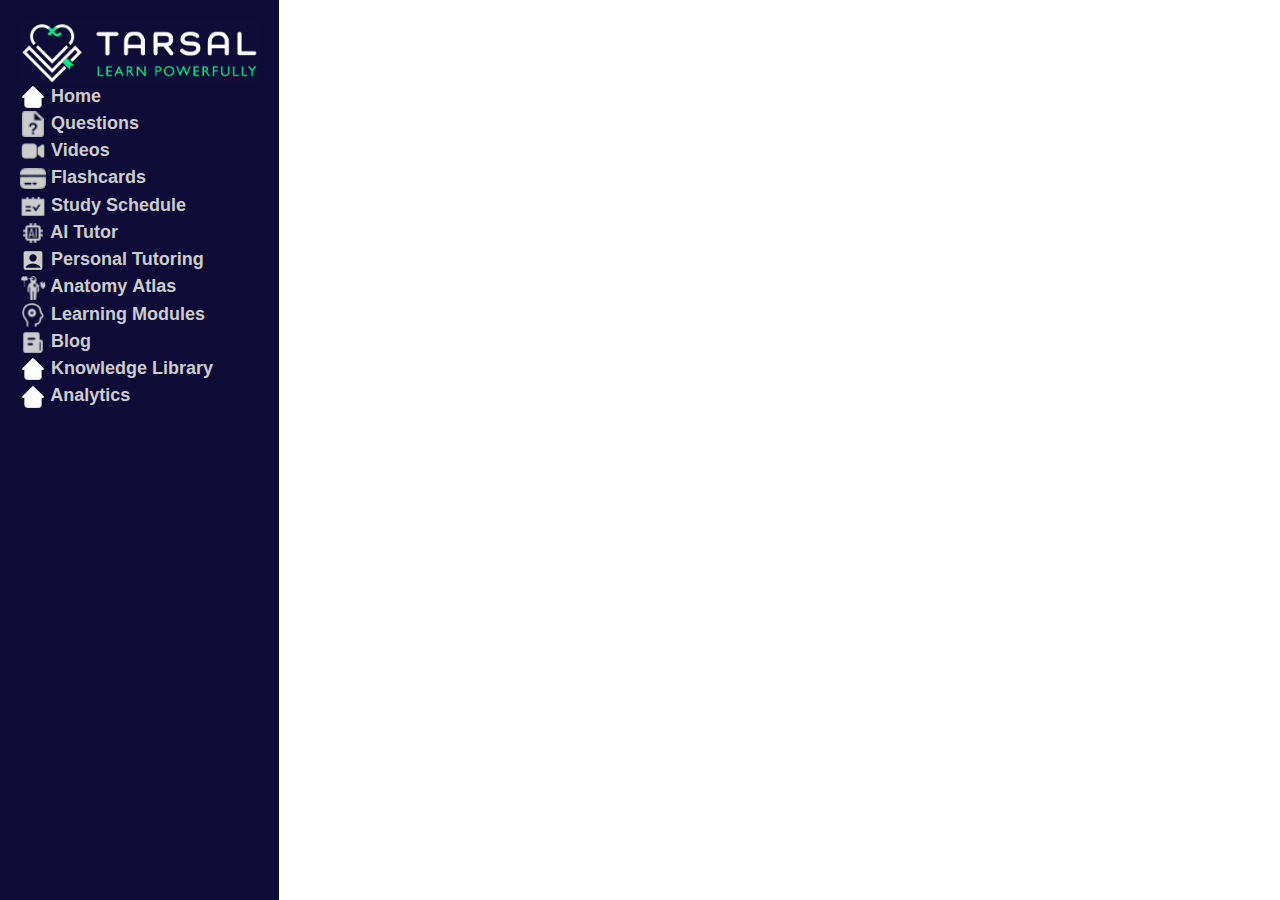
<file: index.html>
<!DOCTYPE html>
<html lang="en">

<head>
    <meta charset="UTF-8">
    <meta name="viewport" content="width=device-width, initial-scale=1.0">
    <title>Home Dashboard Chat Collapsed</title>
    <link rel="icon" type="image/x-icon" href="">
    <link rel="stylesheet" href="https://cdnjs.cloudflare.com/ajax/libs/font-awesome/4.7.0/css/font-awesome.min.css">
    <link rel="stylesheet" href="css/bootstrap.css">
    <link rel="stylesheet" href="css/style.css">
    <link rel="stylesheet" href="css/responsive.css">
</head>

<body>
    <!--  -->

    <div class="home-dashboard-chat-collapsed">
        <div class="sidebar">
            <header>
                <div class="header-logo">
                    <a href="">
                        <img src="img/logo.png" alt="">
                    </a>
                </div>
                <div class="navigation">
                    <nav class="side-menu">
                        <ul>
                            <li>
                                <a href="">
                                    <img src="img/iconamoon_home-fill.png" alt=""> Home
                                </a>
                            </li>
                            <li>
                                <a href="">
                                    <img src="img/questions.png" alt=""> Questions
                                </a>
                            </li>
                            <li>
                                <a href="">
                                    <img src="img/fluent_video-28-filled.png" alt=""> Videos
                                </a>
                            </li>
                            <li>
                                <a href="">
                                    <img src="img/Flashcards.png" alt=""> Flashcards
                                </a>
                            </li>
                            <li>
                                <a href="">
                                    <img src="img/ant-design_schedule-filled.png" alt=""> Study Schedule
                                </a>
                            </li>
                            <li>
                                <a href="">
                                    <img src="img/eos-icons_ai.png" alt=""> AI Tutor
                                </a>
                            </li>
                            <li>
                                <a href="">
                                    <img src="img/ic_baseline-account-box.png" alt=""> Personal Tutoring
                                </a>
                            </li>
                            <li>
                                <a href="">
                                    <img src="img/game-icons_anatomy.png" alt=""> Anatomy Atlas
                                </a>
                            </li>
                            <li>
                                <a href="">
                                    <img src="img/iconoir_learning.png" alt=""> Learning Modules
                                </a>
                            </li>
                            <li>
                                <a href="">
                                    <img src="img/Blog.png" alt=""> Blog
                                </a>
                            </li>
                            <li>
                                <a href="">
                                    <img src="img/iconamoon_home-fill.png" alt=""> Knowledge Library
                                </a>
                            </li>
                            <li>
                                <a href="">
                                    <img src="img/iconamoon_home-fill.png" alt=""> Analytics
                                </a>
                            </li>
                        </ul>
                    </nav>
                </div>
            </header>
        </div>

    </div>


</body>

</html>
</file>
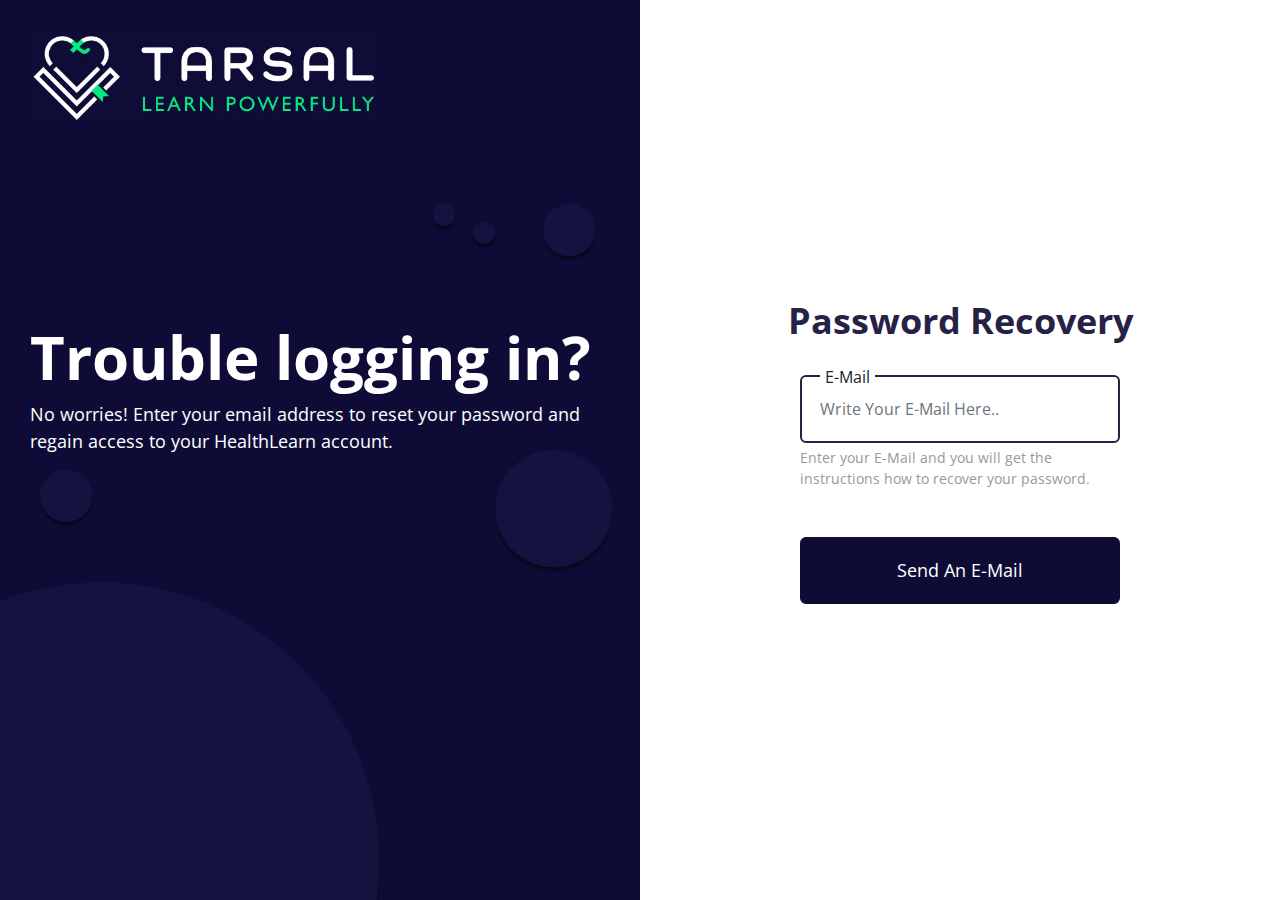
<file: forget-your-password.html>
<!DOCTYPE html>
<html lang="en">

<head>
    <meta charset="UTF-8">
    <meta name="viewport" content="width=device-width, initial-scale=1.0">
    <title>Forget Your Password</title>
    <link rel="icon" type="image/x-icon" href="">
    <link rel="stylesheet" href="https://cdnjs.cloudflare.com/ajax/libs/font-awesome/4.7.0/css/font-awesome.min.css">
    <link rel="stylesheet" href="css/bootstrap.css">
    <link rel="stylesheet" href="css/style.css">
    <link rel="stylesheet" href="css/responsive.css">
</head>

<body>
    <!-- password recovery section start -->
    <div class="password_recovery">
        <div class="container-fluid">
            <div class="password-recovery-inner">
                <div class="row">
                    <div class="col-lg-6 col-md-12 col-sm-12 col-12 banner">
                        <div class="password_inner">
                            <div class="logo"><img src="img/logo.png" alt="logo"></div>
                            <div class="middle">
                                <h1>Trouble logging in?</h1>
                                <p>No worries! Enter your email address to reset your password and regain access to your
                                    HealthLearn account.</p>
                            </div>
                        </div>
                    </div>
                    <div class="col-lg-6 col-md-12 col-sm-12 col-12 banner">
                        <div class="password_inner1">
                            <div class="form_inner">
                                <h3>Password Recovery</h3>
                                <div class="form-group">
                                    <label for="exampleInputEmail1" class="form-label">E-Mail</label>
                                    <input type="email" class="form-control" id="exampleInputEmail1"
                                        aria-describedby="emailHelp"  placeholder="Write Your E-Mail Here...">
                                    <div id="emailHelp" class="form-text">Enter your E-Mail and you will get the
                                        instructions how to recover your password.</div>
    
                                </div>
                                <button type="submit" class="btn mt-5">Send An E-Mail</button>
                            </div>
                        </div>
                    </div>
                </div>
            </div>
        </div>
    </div>
    <!-- password recovery section end -->
</body>

</html>
</file>
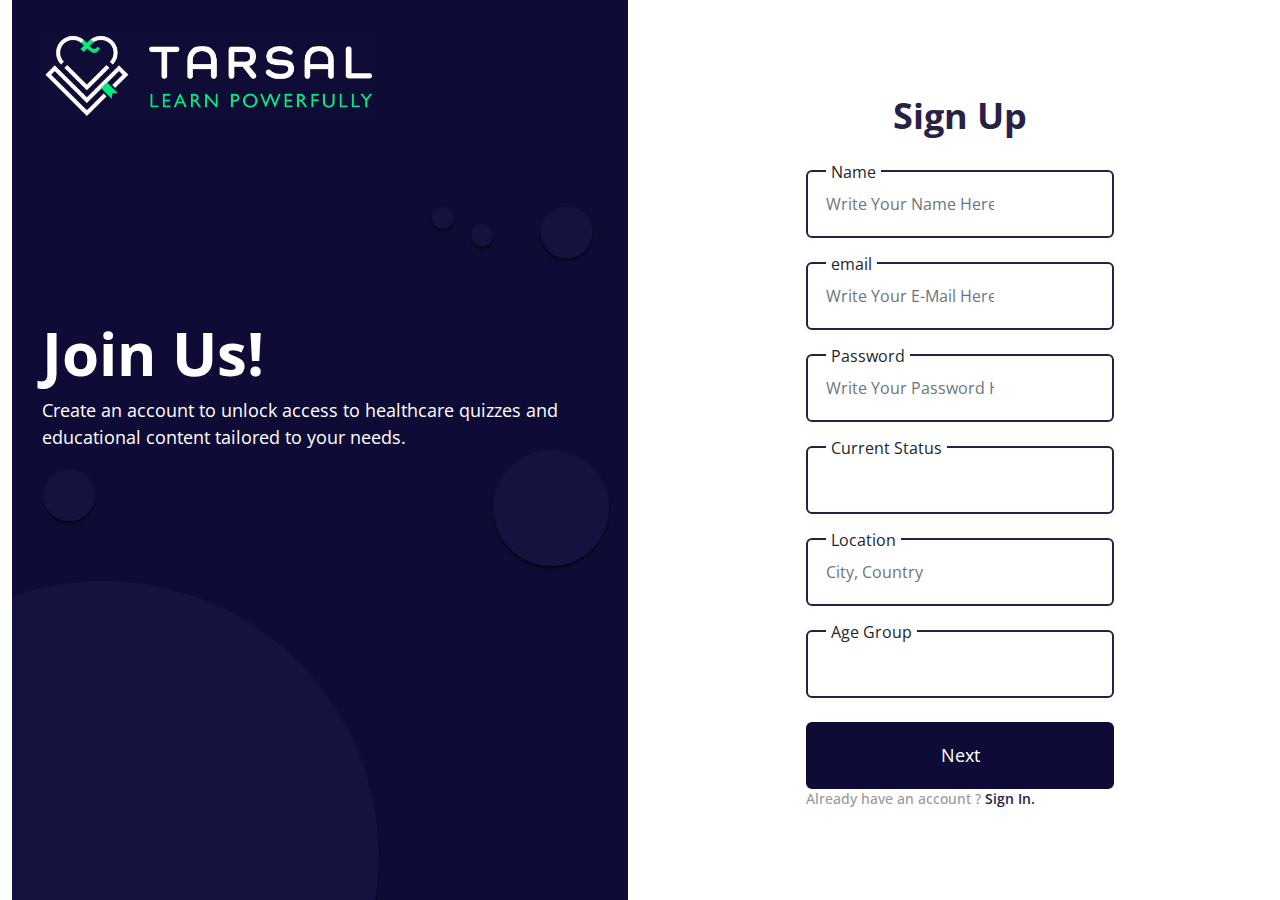
<file: joinus.html>
<!DOCTYPE html>
<html lang="en">

<head>
    <meta charset="UTF-8">
    <meta name="viewport" content="width=device-width, initial-scale=1.0">
    <title>Join us</title>
    <link rel="icon" type="image/x-icon" href="">
    <link rel="stylesheet" href="https://cdnjs.cloudflare.com/ajax/libs/font-awesome/4.7.0/css/font-awesome.min.css">
    <link rel="stylesheet" href="css/bootstrap.css">
    <link rel="stylesheet" href="css/style.css">
    <link rel="stylesheet" href="css/responsive.css">
</head>

<body>
    <!-- password recovery section start -->
    <div class="password_recovery">
        <div class="container-fluid">
            <div class="row">
                <div class="col-lg-6 col-md-12 col-sm-12 col-12 banner">
                    <div class="password_inner">
                        <div class="logo"><img src="img/logo.png" alt="logo"></div>
                        <div class="middle">
                            <h1>Join Us!</h1>
                            <p>Create an account to unlock access to healthcare quizzes and educational content tailored
                                to your needs.</p>
                        </div>
                    </div>
                </div>
                <div class="col-lg-6 col-md-12 col-sm-12 col-12 banner">
                    <div class="password_inner1">
                        <div class="form_inner">
                            <h3>Sign Up</h3>
                            <div class="form-group mb-4">
                                <label for="exampleInputname" class="form-label">Name</label>
                                <input type="text" class="form-control" id="exampleInputname" placeholder="Write Your Name Here...">
                            </div>
                            <div class="form-group mb-4">
                                <label for="exampleInputEmail1" class="form-label">email</label>
                                <input type="email" class="form-control" id="exampleInputEmail1"
                                    aria-describedby="emailHelp" placeholder="Write Your E-Mail Here...">
                            </div>
                            <div class="form-group mb-4">
                                <label for="exampleInputPassword1" class="form-label">Password</label>
                                <input type="password" class="form-control" id="exampleInputPassword1"
                                    placeholder="Write Your Password Here...">
                            </div>
                            <div class="form-group  mb-4">
                                <label for="exampleInputStatus" class="form-label">Current Status</label>
                                <input type="Status" class="form-control" id="exampleInputStatus"
                                    placeholder="">
                            </div>
                            <div class="form-group  mb-4">
                                <label for="exampleInputcity" class="form-label">Location</label>
                                <input type="city" class="form-control" id="exampleInputcity"
                                    placeholder="City, Country">
                            </div>
                            <div class="form-group  mb-4">
                                <label for="exampleInputage" class="form-label">Age Group</label>
                                <input type="age" class="form-control" id="exampleInputage"
                                    placeholder="">
                            </div>
                            <button type="submit" class="btn">Next</button>
                            <div id="login" class="form-check-text">Already have an account ?<span><a href="#"> Sign In.</a></span></div>
                        </div>
                    </div>
                </div>
            </div>
        </div>
    </div>
    <!-- password recovery section end -->
</body>

</html>
</file>
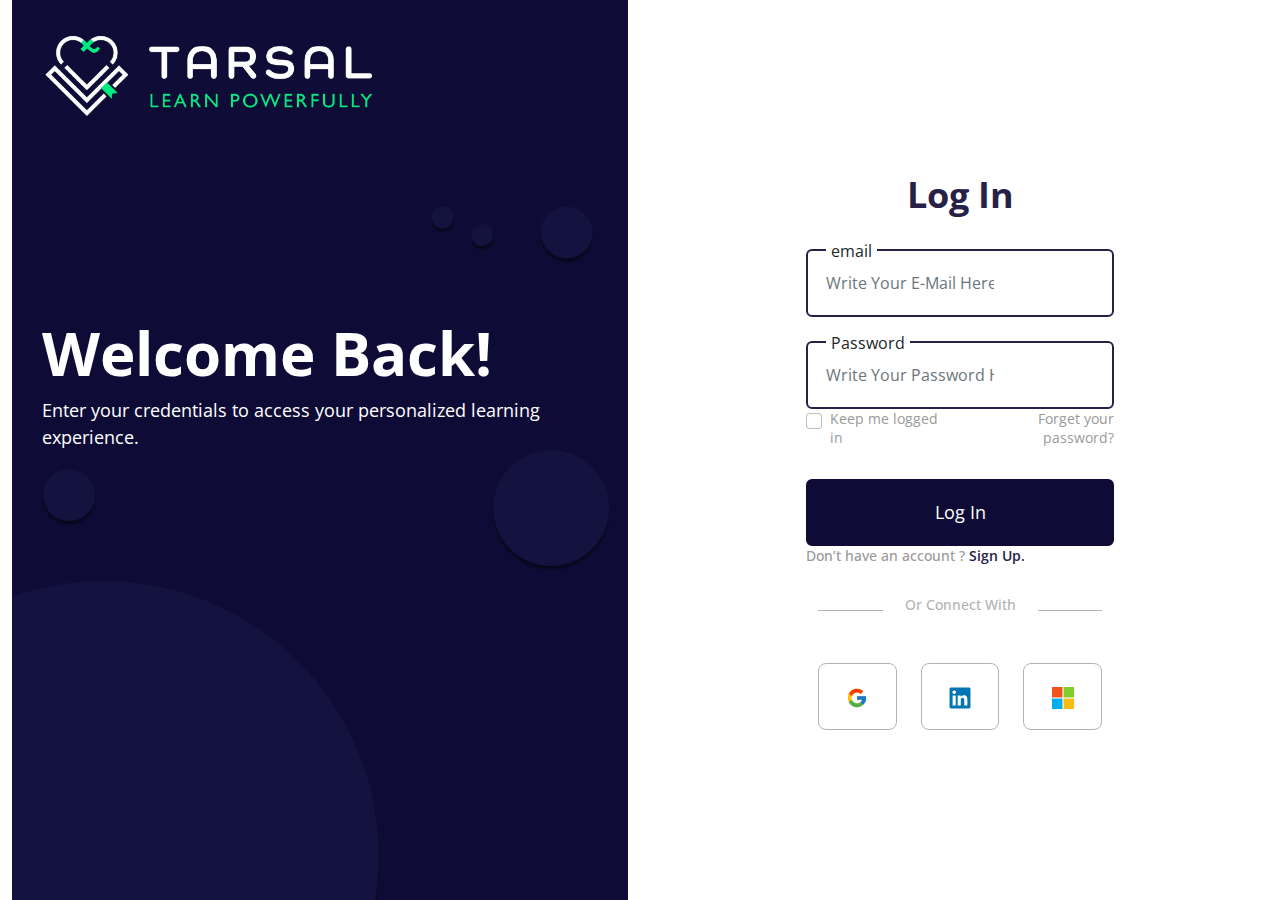
<file: log-in.html>
<!DOCTYPE html>
<html lang="en">

<head>
    <meta charset="UTF-8">
    <meta name="viewport" content="width=device-width, initial-scale=1.0">
    <title>Log In</title>
    <link rel="icon" type="image/x-icon" href="">
    <link rel="stylesheet" href="https://cdnjs.cloudflare.com/ajax/libs/font-awesome/4.7.0/css/font-awesome.min.css">
    <link rel="stylesheet" href="css/bootstrap.css">
    <link rel="stylesheet" href="css/style.css">
    <link rel="stylesheet" href="css/responsive.css">
</head>

<body>
    <!-- password recovery section start -->
    <div class="password_recovery">
        <div class="container-fluid">
            <div class="row">
                <div class="col-lg-6 col-md-12 col-sm-12 col-12 banner">
                    <div class="password_inner">
                        <div class="logo"><img src="img/logo.png" alt="logo"></div>
                        <div class="middle">
                            <h1>Welcome Back!</h1>
                            <p>Enter your credentials to access your personalized
                                learning experience.</p>
                        </div>
                    </div>
                </div>
                <div class="col-lg-6 col-md-12 col-sm-12 col-12 banner">
                    <div class="password_inner1">
                        <div class="form_inner">
                            <h3>Log In</h3>
                            <div class="form-group mb-4">
                                <label for="exampleInputEmail1" class="form-label">email</label>
                                <input type="email" class="form-control" id="exampleInputEmail1"
                                    aria-describedby="emailHelp" placeholder="Write Your E-Mail Here...">
                            </div>
                            <div class="form-group mb-4">
                                <label for="exampleInputPassword1" class="form-label">Password</label>
                                <input type="password" class="form-control" id="exampleInputPassword1"
                                    placeholder="Write Your Password Here...">
                                <div class="row radio">
                                    <div class="col-6">
                                        <div class="form-check">
                                            <input class="form-check-input" type="checkbox" value=""
                                                id="flexCheckDefault">
                                            <label class="form-check-label" for="flexCheckDefault">
                                                Keep me logged in
                                            </label>
                                        </div>
                                    </div>
                                    <div class="col-6">
                                        <div class="forget">
                                            <h4>Forget your password?</h4>
                                        </div>
                                    </div>
                                </div>
                            </div>
                            <button type="submit" class="btn">Log In</button>
                            <div id="login" class="form-check-text">Don’t have an account ? <span><a href="#">Sign
                                        Up.</a></span></div>
                            <div class="row connect">
                                <h2>Or Connect With</h2>
                                <div class="col-4">
                                    <div class="social"><a href="#"><img src="img/google.svg" alt="google"></a></div>
                                </div>
                                <div class="col-4">
                                    <div class="social"><a href="#"><img src="img/linkedin.svg" alt="google"></a></div>
                                </div>
                                <div class="col-4">
                                    <div class="social"><a href="#"><img src="img/microsoft.svg" alt="google"></a></div>
                                </div>
                            </div>
                        </div>
                    </div>
                </div>
            </div>
        </div>
    </div>
    <!-- password recovery section end -->
</body>

</html>
</file>
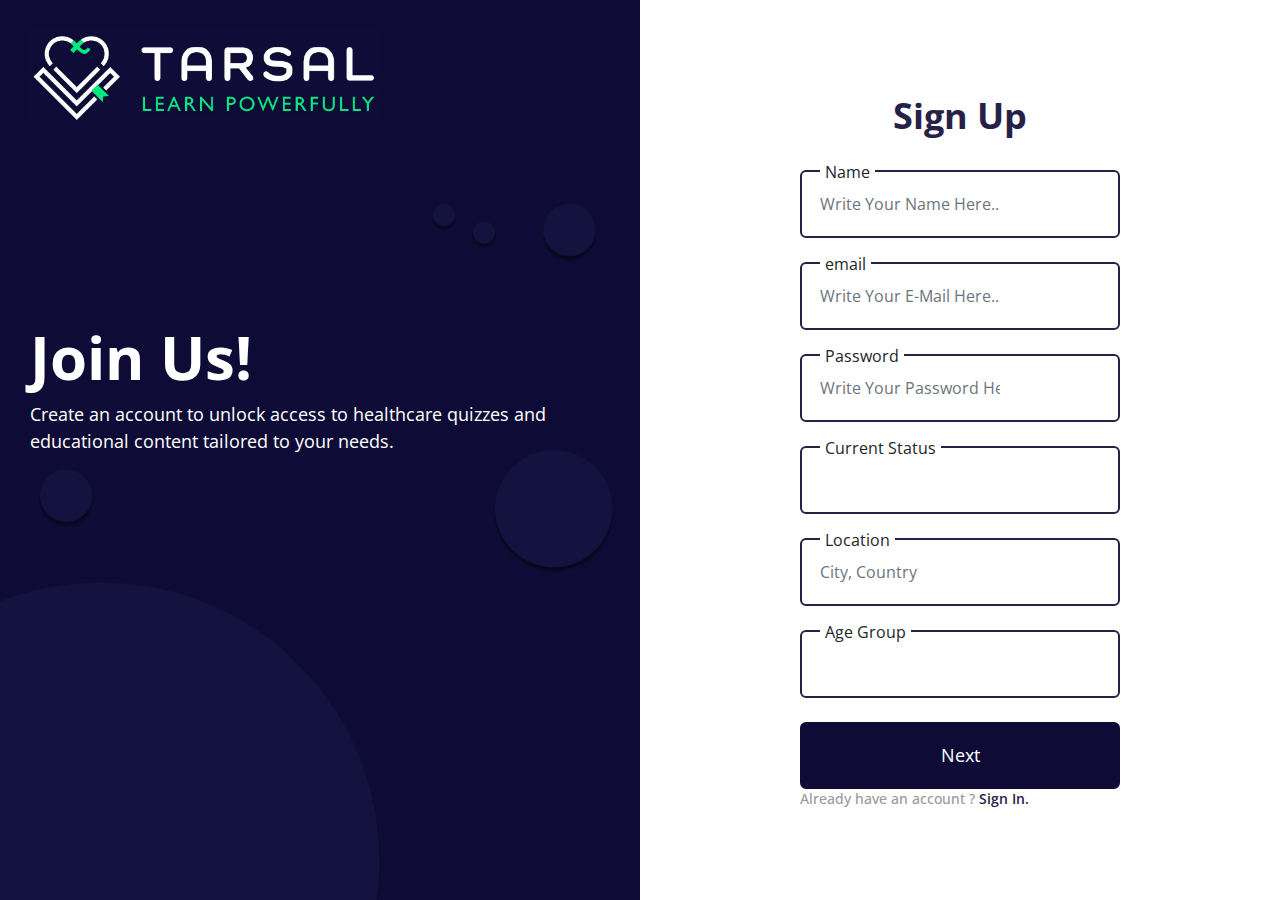
<file: sign-up.html>
<!DOCTYPE html>
<html lang="en">

<head>
    <meta charset="UTF-8">
    <meta name="viewport" content="width=device-width, initial-scale=1.0">
    <title>Sign Up</title>
    <link rel="icon" type="image/x-icon" href="">
    <link rel="stylesheet" href="https://cdnjs.cloudflare.com/ajax/libs/font-awesome/4.7.0/css/font-awesome.min.css">
    <link rel="stylesheet" href="css/bootstrap.css">
    <link rel="stylesheet" href="css/style.css">
    <link rel="stylesheet" href="css/responsive.css">
</head>

<body>
    <!-- password recovery section start -->
    <div class="password_recovery">
        <div class="container-fluid">
            <div class="password-recovery-inner">
                <div class="row">
                    <div class="col-lg-6 col-md-12 col-sm-12 col-12 banner">
                        <div class="password_inner">
                            <div class="logo"><img src="img/logo.png" alt="logo"></div>
                            <div class="middle">
                                <h1>Join Us!</h1>
                                <p>Create an account to unlock access to healthcare quizzes and educational content
                                    tailored
                                    to your needs.</p>
                            </div>
                        </div>
                    </div>
                    <div class="col-lg-6 col-md-12 col-sm-12 col-12 banner">
                        <div class="password_inner1">
                            <div class="form_inner">
                                <h3>Sign Up</h3>
                                <div class="form-group mb-4">
                                    <label for="exampleInputname" class="form-label">Name</label>
                                    <input type="text" class="form-control" id="exampleInputname"
                                        placeholder="Write Your Name Here...">
                                </div>
                                <div class="form-group mb-4">
                                    <label for="exampleInputEmail1" class="form-label">email</label>
                                    <input type="email" class="form-control" id="exampleInputEmail1"
                                        aria-describedby="emailHelp" placeholder="Write Your E-Mail Here...">
                                </div>
                                <div class="form-group mb-4">
                                    <label for="exampleInputPassword1" class="form-label">Password</label>
                                    <input type="password" class="form-control" id="exampleInputPassword1"
                                        placeholder="Write Your Password Here...">
                                </div>
                                <div class="form-group  mb-4">
                                    <label for="exampleInputStatus" class="form-label">Current Status</label>
                                    <input type="Status" class="form-control" id="exampleInputStatus" placeholder="">
                                </div>
                                <div class="form-group  mb-4">
                                    <label for="exampleInputcity" class="form-label">Location</label>
                                    <input type="city" class="form-control" id="exampleInputcity"
                                        placeholder="City, Country">
                                </div>
                                <div class="form-group  mb-4">
                                    <label for="exampleInputage" class="form-label">Age Group</label>
                                    <input type="age" class="form-control" id="exampleInputage" placeholder="">
                                </div>
                                <button type="submit" class="btn">Next</button>
                                <div id="login" class="form-check-text">Already have an account ?<span><a href="s"> Sign
                                            In.</a></span></div>
                            </div>
                        </div>
                    </div>
                </div>
            </div>
        </div>
    </div>
    <!-- password recovery section end -->
</body>

</html>
</file>
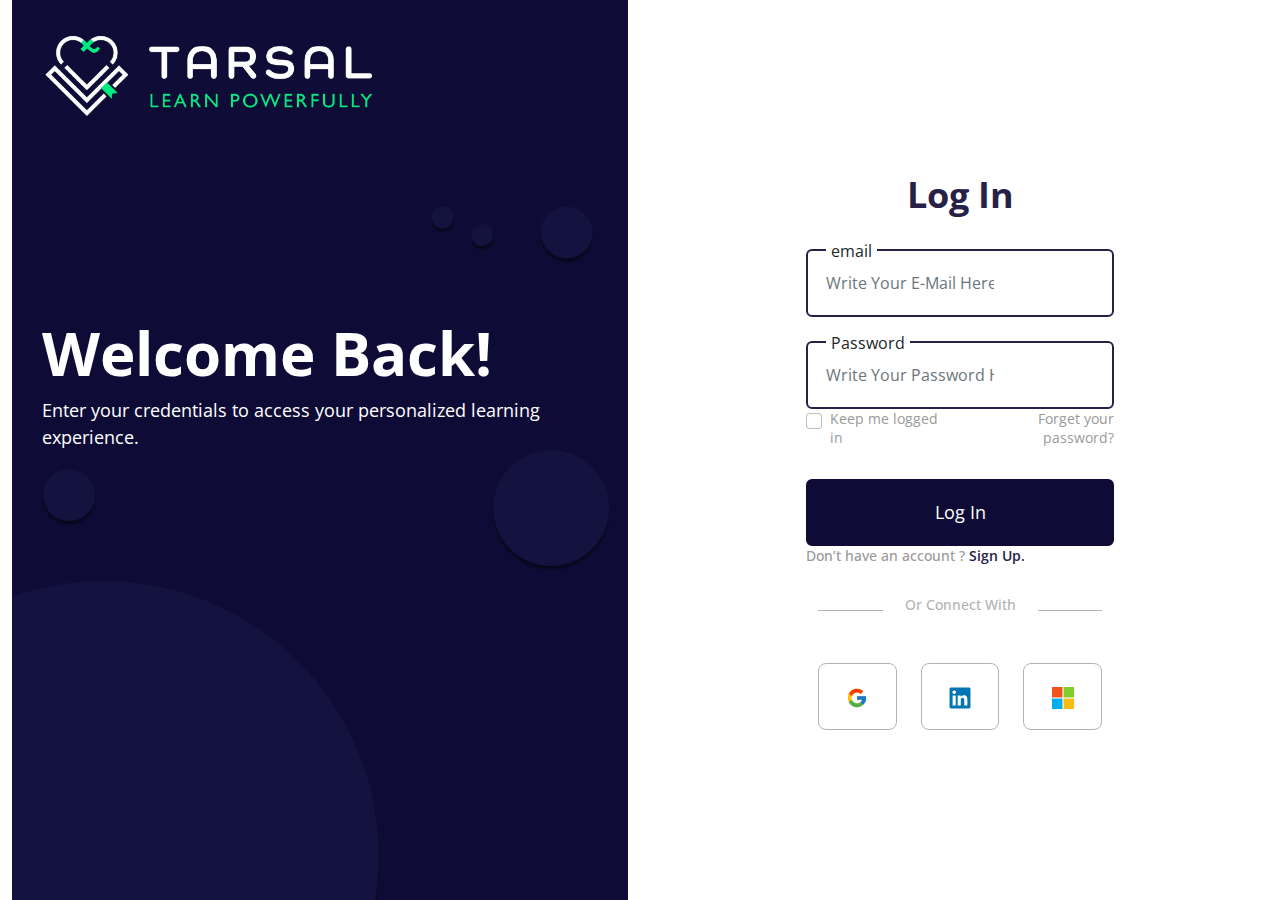
<file: welcome.html>
<!DOCTYPE html>
<html lang="en">

<head>
    <meta charset="UTF-8">
    <meta name="viewport" content="width=device-width, initial-scale=1.0">
    <title>Welcome</title>
    <link rel="icon" type="image/x-icon" href="">
    <link rel="stylesheet" href="https://cdnjs.cloudflare.com/ajax/libs/font-awesome/4.7.0/css/font-awesome.min.css">
    <link rel="stylesheet" href="css/bootstrap.css">
    <link rel="stylesheet" href="css/style.css">
    <link rel="stylesheet" href="css/responsive.css">
</head>

<body>
    <!-- password recovery section start -->
    <div class="password_recovery">
        <div class="container-fluid">
            <div class="row">
                <div class="col-lg-6 col-md-12 col-sm-12 col-12 banner">
                    <div class="password_inner">
                        <div class="logo"><img src="img/logo.png" alt="logo"></div>
                        <div class="middle">
                            <h1>Welcome Back!</h1>
                            <p>Enter your credentials to access your personalized
                                learning experience.</p>
                        </div>
                    </div>
                </div>
                <div class="col-lg-6 col-md-12 col-sm-12 col-12 banner">
                    <div class="password_inner1">
                        <div class="form_inner">
                            <h3>Log In</h3>
                            <div class="form-group mb-4">
                                <label for="exampleInputEmail1" class="form-label">email</label>
                                <input type="email" class="form-control" id="exampleInputEmail1"
                                    aria-describedby="emailHelp" placeholder="Write Your E-Mail Here...">
                            </div>
                            <div class="form-group mb-4">
                                <label for="exampleInputPassword1" class="form-label">Password</label>
                                <input type="password" class="form-control" id="exampleInputPassword1"
                                    placeholder="Write Your Password Here...">
                                <div class="row radio">
                                    <div class="col-6">
                                        <div class="form-check">
                                            <input class="form-check-input" type="checkbox" value=""
                                                id="flexCheckDefault">
                                            <label class="form-check-label" for="flexCheckDefault">
                                                Keep me logged in
                                            </label>
                                        </div>
                                    </div>
                                    <div class="col-6">
                                        <div class="forget">
                                            <h4>Forget your password?</h4>
                                        </div>
                                    </div>
                                </div>
                            </div>
                            <button type="submit" class="btn">Log In</button>
                            <div id="login" class="form-check-text">Don’t have an account ? <span><a href="#">Sign
                                        Up.</a></span></div>
                            <div class="row connect">
                                <h2>Or Connect With</h2>
                                <div class="col-4">
                                    <div class="social"><a href="#"><img src="img/google.svg" alt="google"></a></div>
                                </div>
                                <div class="col-4">
                                    <div class="social"><a href="#"><img src="img/linkedin.svg" alt="google"></a></div>
                                </div>
                                <div class="col-4">
                                    <div class="social"><a href="#"><img src="img/microsoft.svg" alt="google"></a></div>
                                </div>
                            </div>
                        </div>
                    </div>
                </div>
            </div>
        </div>
    </div>
    <!-- password recovery section end -->
</body>

</html>
</file>
<file: css/style.css>
@import url('https://fonts.googleapis.com/css2?family=Open+Sans:ital,wght@0,300..800;1,300..800&display=swap');

* {
    margin: 0;
    padding: 0;
    font-family: "open sans";
}

ul,
li,
p,
a {
    text-decoration: none;
    list-style: none;
    margin: 0;
    padding: 0;
}



a,
a:hover,
a:focus,
a:active {
    text-decoration: none;
    outline: none;
}

.button,
a:hover {
    color: #000;
}

img {
    width: 100%;
    max-width: 100%;
}

.container-fluid {
    width: 100%;
    max-width: 100%;
    margin: 0 auto;
}


/* password recovery styling start */
.password_recovery {
    height: 100vh;
    /* overflow-y: hidden; */
}

.password_inner {
    background-image: url(../img/bgbanner.png);
    background-position: center;
    background-size: cover;
    height: 100vh;
    padding: 30px;
}

.password_inner h1 {
    color: #fff;
    font-size: 60px;
    font-weight: bold;
}

.password_inner p {
    color: #fff;
    font-size: 18px;
}

.logo img {
    width: 60%;
}

.middle {
    padding-top: 200px;
}

.password-recovery-inner .row .col-lg-6.col-md-12.col-sm-12.col-12.banner {
    padding: 0;
}

/* password recovery styling end */
/* form styling start */
.form_inner {
    display: flex;
    align-items: center;
    flex-direction: column;
    height: 100vh;
    justify-content: center;
}

button.btn {
    padding: 18px 10px 18px 10px;
    background-color: #0E0C36;
    color: #fff;
    font-size: 18px;
    font-weight: 600px;
    width: 50%;
    border: 2px solid #0e0c36;
}

button.btn:hover {
    border: 2px solid #0E0C36;
    color: #0E0C36;
}

.form-control {
    border: 2px solid #282147;
    padding: 20px 118px 20px 18px;
}

.form_inner h3 {
    font-size: 36px;
    font-weight: 700;
    line-height: 49.03px;
    margin-bottom: 30px;
    color: #282147;
}

.form-text {
    font-size: 14px;
    color: #999999;
    line-height: 21px;
}

.form-group {
    width: 50%;
    position: relative;
}

.form-group>label {
    position: absolute;
    top: -15px;
    left: 20px;
    padding: 5px;
    background-color: white;
}


/* form styling end */
/* welcome styling start form */
label.form-check-label {
    font-size: 14px;
    line-height: 19.07px;
    color: #999999;
    font-weight: 400;
}

.forget h4 {
    font-size: 14px;
    text-align: end;
    color: #999999;
    line-height: 19.07px;
    font-weight: 400;
}

div#login {
    width: 50%;
    text-align: left;
    font-size: 14px;
    line-height: 19.07px;
    font-weight: 500;
    color: #999999;
}

div#login span a {
    font-size: 14px;
    line-height: 19.07px;
    font-weight: 600;
    color: #282147;
}

.social img {
    width: 22px;
}

.row.connect {
    width: 50%;
    text-align: center;
}

.social {
    display: flex;
    justify-content: center;
    border: 1px solid #B3B3B3;
    padding: 20px;
    border-radius: 8px;

}

.connect h2 {
    position: relative;
    text-align: center;
    font-size: 14px;
    line-height: 19.36px;
    color: #B3B3B3;
    margin: 30px 0;
}

.connect h2 {
    display: grid;
    grid-template-columns: 1fr auto 1fr;
    grid-template-rows: 16px 0;
    grid-gap: 22px;
}

.connect h2:after,
.connect h2:before {
    content: " ";
    display: block;
    border-bottom: 1px solid #B3B3B3;

}


/* welcome styling start form */

/* home-dashboard-chat-collapsed  page css */
.home-dashboard-chat-collapsed {
    width: 100%;
    max-width: 100%;
    display: flex;
}

.home-dashboard-chat-collapsed .sidebar {
    background-color: #0E0C36;
    padding: 20px;
    width: 100%;
    max-width: 279px;
    min-height: 100vh;
}

.navigation nav.side-menu ul li a {
    color: #cccccc;
    text-align: left;
    font-family: "OpenSans-SemiBold", sans-serif;
    font-size: 18px;
    font-weight: 600;
    position: relative;
}

.navigation nav.side-menu ul li a img {
    max-width: 26px;
    height: 26px;
    object-fit: contain;
}
</file>
<file: css/responsive.css>
@media (max-width: 850px) {
    .form {
      grid-template-columns: 1fr;
    }
  
    .contact-info:before {
      bottom: initial;
      top: -75px;
      right: 65px;
      transform: scale(0.95);
    }
  
    .contact-form:before {
      top: -13px;
      left: initial;
      right: 70px;
    }
  
    .text {
      margin: 1rem 0 1.5rem 0;
    }
  
    
  }
  
  @media (max-width: 480px) {
    .container {
      padding: 1.5rem;
    }
  
    .contact-info:before {
      display: none;
    }
    form,
    .contact-info {
      padding: 1.7rem 1.6rem;
    }
  
    .title {
      font-size: 1.15rem;
    }
  
    .input {
      padding: 0.45rem 1.2rem;
    }
  
    .btn {
      padding: 0.45rem 1.2rem;
    }
  }
</file>
